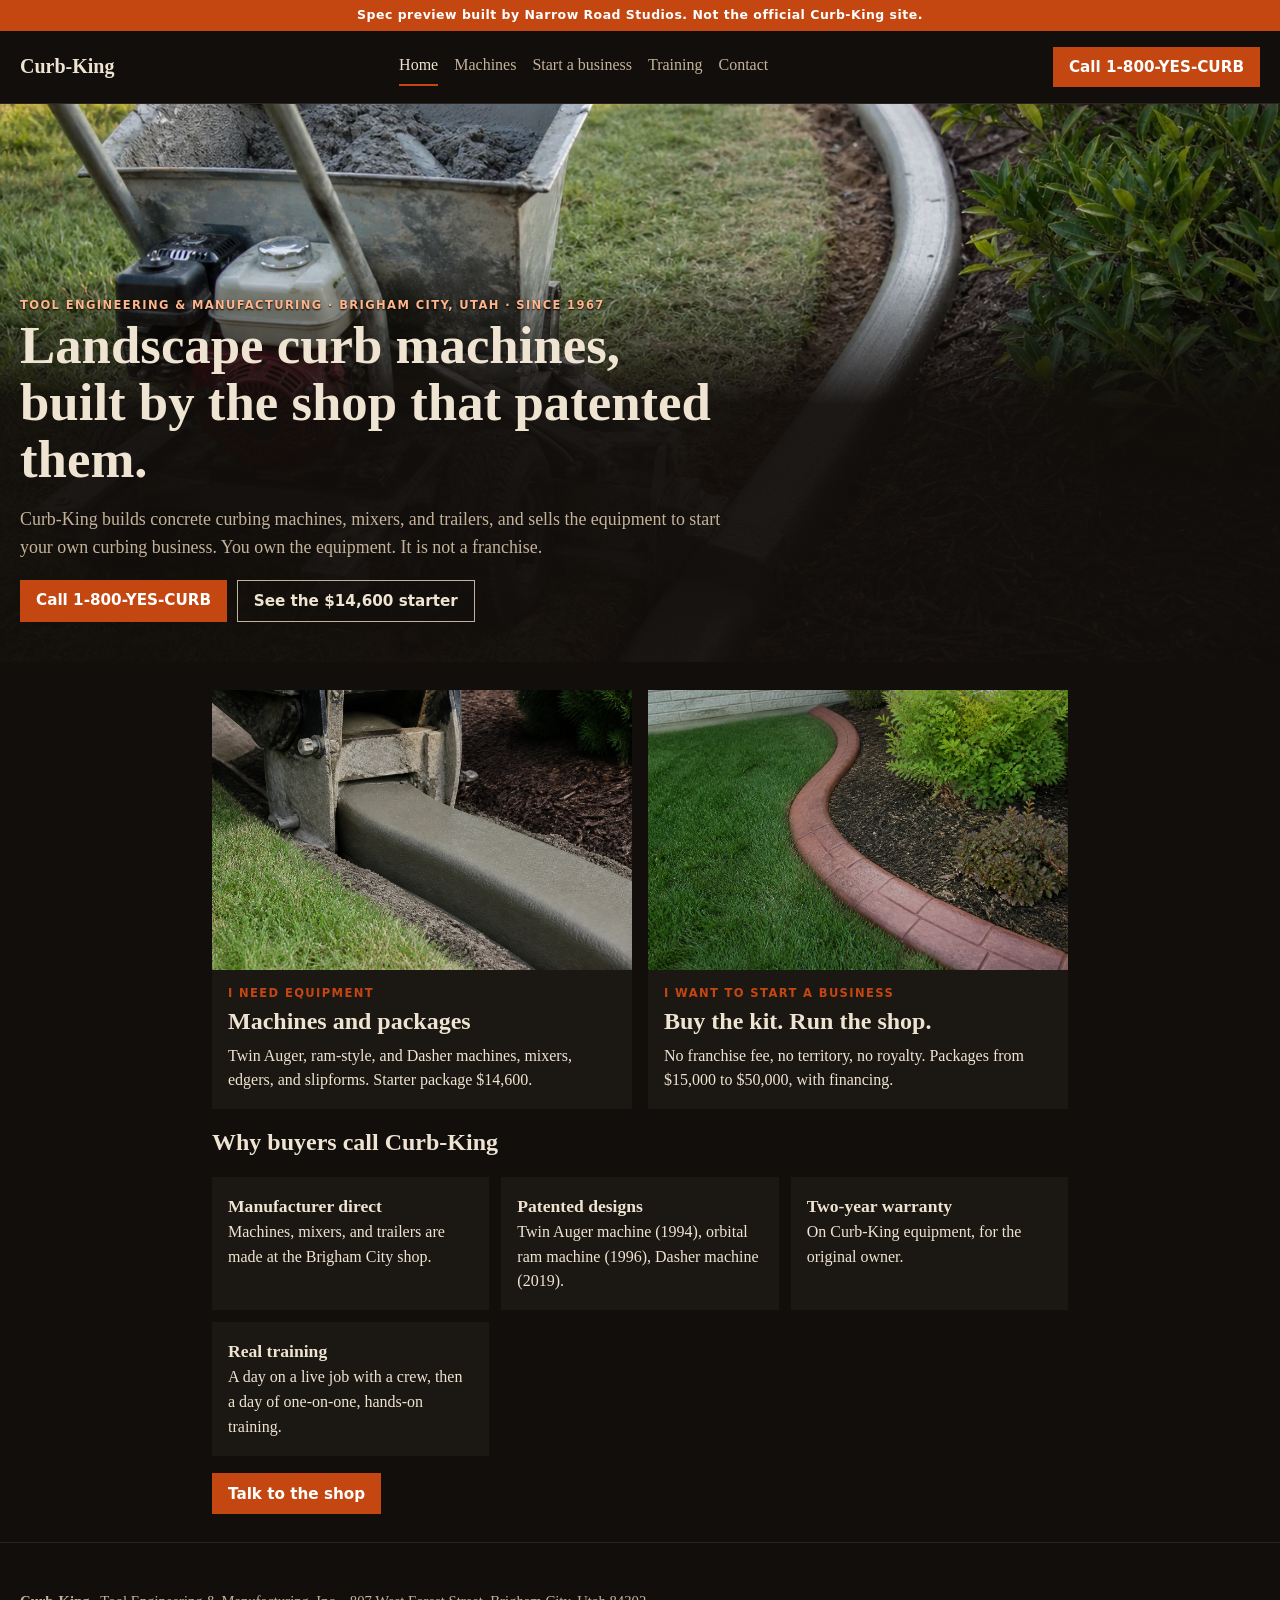
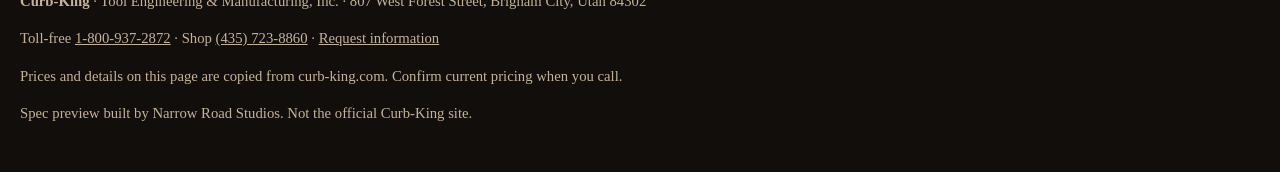
<file: index.html>
<!doctype html>
<html lang="en">
<head>
<meta charset="utf-8"/>
<meta name="viewport" content="width=device-width, initial-scale=1"/>
<title>Curb-King | Landscape curb machines from Brigham City, Utah</title>
<meta name="description" content="Curb-King builds concrete landscape curbing machines, mixers, and trailers in Brigham City, Utah. Starter package $14,600. Call 1-800-YES-CURB."/>
<link rel="stylesheet" href="/assets/site.css"/>
</head>
<body>
<p class="banner">Spec preview built by Narrow Road Studios. Not the official Curb-King site.</p>
<header>
<a class="brand" href="/">Curb-King</a>
<nav aria-label="Main"><a href="/" aria-current="page">Home</a><a href="/machines/">Machines</a><a href="/business/">Start a business</a><a href="/training/">Training</a><a href="/contact/">Contact</a></nav>
<a class="btn" href="tel:+18009372872">Call 1-800-YES-CURB</a>
</header>

<section class="hero">
<img src="/spec/hero.webp" alt="Walk-behind curb machine laying a continuous concrete landscape curb" width="1536" height="1024"/>
<div class="hero-copy">
<p class="kicker">Tool Engineering &amp; Manufacturing · Brigham City, Utah · since 1967</p>
<h1>Landscape curb machines, built by the shop that patented them.</h1>
<p class="lead">Curb-King builds concrete curbing machines, mixers, and trailers, and sells the equipment to start your own curbing business. You own the equipment. It is not a franchise.</p>
<div class="cta"><a class="btn" href="tel:+18009372872">Call 1-800-YES-CURB</a><a class="btn alt" href="/machines/#starter">See the $14,600 starter</a></div>
</div>
</section>
<main class="wrap">
<div class="grid">
<a class="card" href="/machines/">
<img src="/spec/slipform.webp" alt="Wet gray concrete coming out of a steel slipform" width="1536" height="1024" loading="lazy"/>
<p class="kicker">I need equipment</p><h2>Machines and packages</h2>
<p>Twin Auger, ram-style, and Dasher machines, mixers, edgers, and slipforms. Starter package $14,600.</p>
</a>
<a class="card" href="/business/">
<img src="/spec/finished.webp" alt="Finished stamped brick-red landscape curb between lawn and garden bed" width="1536" height="1024" loading="lazy"/>
<p class="kicker">I want to start a business</p><h2>Buy the kit. Run the shop.</h2>
<p>No franchise fee, no territory, no royalty. Packages from $15,000 to $50,000, with financing.</p>
</a>
</div>
<h2>Why buyers call Curb-King</h2>
<ul class="facts">
<li><strong>Manufacturer direct</strong>Machines, mixers, and trailers are made at the Brigham City shop.</li>
<li><strong>Patented designs</strong>Twin Auger machine (1994), orbital ram machine (1996), Dasher machine (2019).</li>
<li><strong>Two-year warranty</strong>On Curb-King equipment, for the original owner.</li>
<li><strong>Real training</strong>A day on a live job with a crew, then a day of one-on-one, hands-on training.</li>
</ul>
<div class="cta"><a class="btn" href="/contact/">Talk to the shop</a></div>
</main>
<footer>
<p><strong>Curb-King</strong> · Tool Engineering &amp; Manufacturing, Inc. · 807 West Forest Street, Brigham City, Utah 84302</p>
<p>Toll-free <a href="tel:+18009372872">1-800-937-2872</a> · Shop <a href="tel:+14357238860">(435) 723-8860</a> · <a href="https://www.curb-king.com/request.htm">Request information</a></p>
<p>Prices and details on this page are copied from curb-king.com. Confirm current pricing when you call.</p>
<p>Spec preview built by Narrow Road Studios. Not the official Curb-King site.</p>
</footer>
<div class="buy"><a href="tel:+18009372872">Call</a><a class="alt" href="/contact/">Contact</a><a class="alt" href="/machines/#starter">Starter kit</a></div>
</body>
</html>
</file>
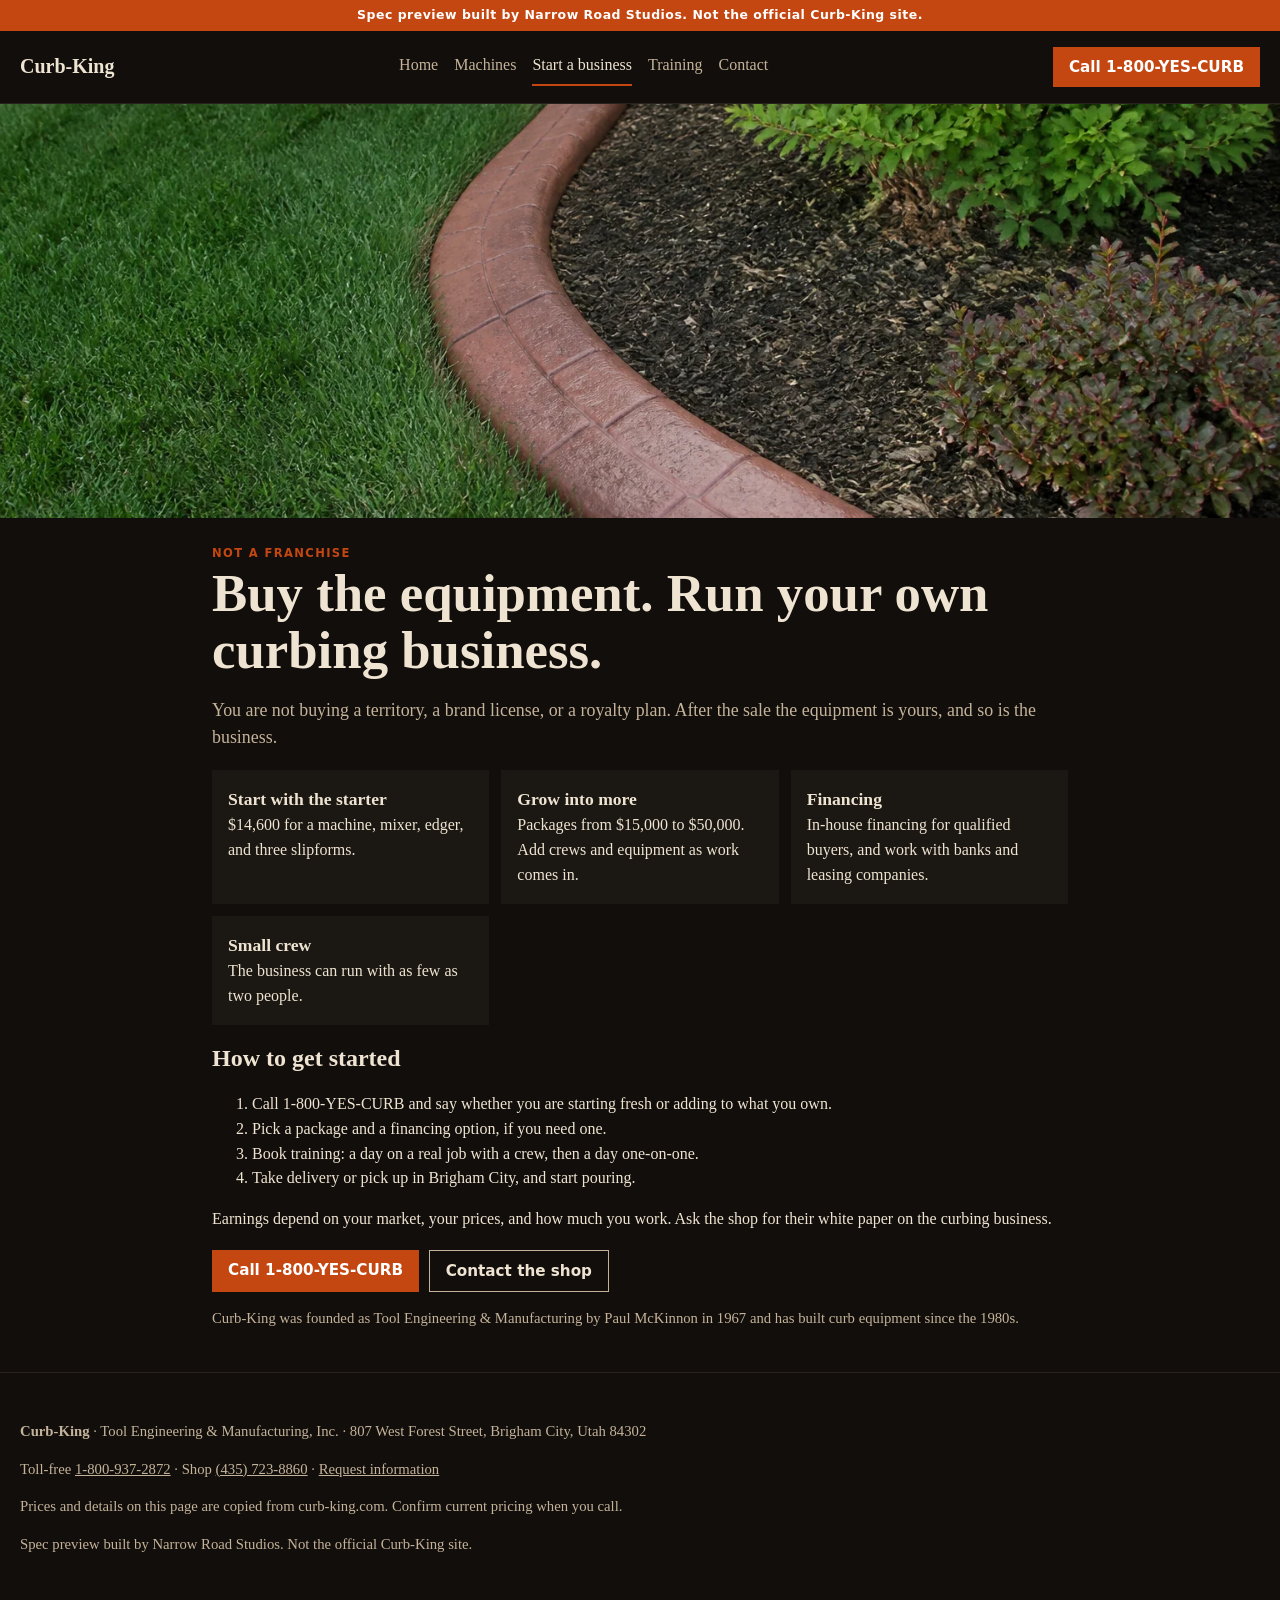
<file: business/index.html>
<!doctype html>
<html lang="en">
<head>
<meta charset="utf-8"/>
<meta name="viewport" content="width=device-width, initial-scale=1"/>
<title>Start a landscape curbing business | Curb-King equipment</title>
<meta name="description" content="Start a landscape curbing business with Curb-King equipment. Not a franchise: no fee, no royalty. Packages $15,000 to $50,000 with financing."/>
<link rel="stylesheet" href="/assets/site.css"/>
</head>
<body>
<p class="banner">Spec preview built by Narrow Road Studios. Not the official Curb-King site.</p>
<header>
<a class="brand" href="/">Curb-King</a>
<nav aria-label="Main"><a href="/">Home</a><a href="/machines/">Machines</a><a href="/business/" aria-current="page">Start a business</a><a href="/training/">Training</a><a href="/contact/">Contact</a></nav>
<a class="btn" href="tel:+18009372872">Call 1-800-YES-CURB</a>
</header>

<div class="banner-img"><img src="/spec/finished-curb.webp" alt="Finished concrete landscape curb along a garden bed" width="1536" height="1024"/></div>
<main class="wrap">
<p class="kicker">Not a franchise</p>
<h1>Buy the equipment. Run your own curbing business.</h1>
<p class="lead">You are not buying a territory, a brand license, or a royalty plan. After the sale the equipment is yours, and so is the business.</p>
<ul class="facts">
<li><strong>Start with the starter</strong>$14,600 for a machine, mixer, edger, and three slipforms.</li>
<li><strong>Grow into more</strong>Packages from $15,000 to $50,000. Add crews and equipment as work comes in.</li>
<li><strong>Financing</strong>In-house financing for qualified buyers, and work with banks and leasing companies.</li>
<li><strong>Small crew</strong>The business can run with as few as two people.</li>
</ul>
<h2>How to get started</h2>
<ol>
<li>Call 1-800-YES-CURB and say whether you are starting fresh or adding to what you own.</li>
<li>Pick a package and a financing option, if you need one.</li>
<li>Book training: a day on a real job with a crew, then a day one-on-one.</li>
<li>Take delivery or pick up in Brigham City, and start pouring.</li>
</ol>
<p>Earnings depend on your market, your prices, and how much you work. Ask the shop for their white paper on the curbing business.</p>
<div class="cta"><a class="btn" href="tel:+18009372872">Call 1-800-YES-CURB</a><a class="btn alt" href="/contact/">Contact the shop</a></div>
<p class="note">Curb-King was founded as Tool Engineering &amp; Manufacturing by Paul McKinnon in 1967 and has built curb equipment since the 1980s.</p>
</main>
<footer>
<p><strong>Curb-King</strong> · Tool Engineering &amp; Manufacturing, Inc. · 807 West Forest Street, Brigham City, Utah 84302</p>
<p>Toll-free <a href="tel:+18009372872">1-800-937-2872</a> · Shop <a href="tel:+14357238860">(435) 723-8860</a> · <a href="https://www.curb-king.com/request.htm">Request information</a></p>
<p>Prices and details on this page are copied from curb-king.com. Confirm current pricing when you call.</p>
<p>Spec preview built by Narrow Road Studios. Not the official Curb-King site.</p>
</footer>
<div class="buy"><a href="tel:+18009372872">Call</a><a class="alt" href="/contact/">Contact</a><a class="alt" href="/machines/#starter">Starter kit</a></div>
</body>
</html>
</file>
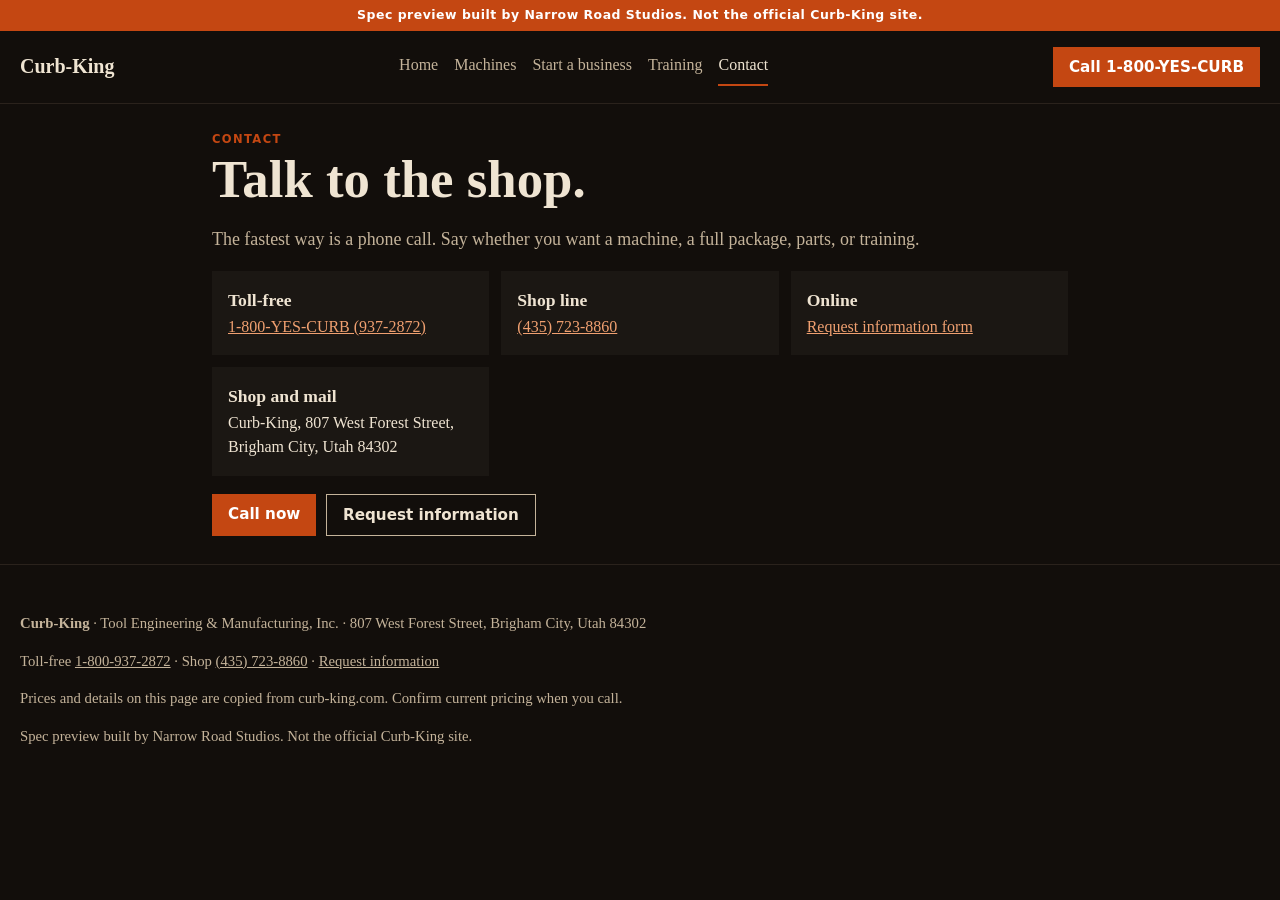
<file: contact/index.html>
<!doctype html>
<html lang="en">
<head>
<meta charset="utf-8"/>
<meta name="viewport" content="width=device-width, initial-scale=1"/>
<title>Contact Curb-King | Brigham City, Utah</title>
<meta name="description" content="Call Curb-King at 1-800-YES-CURB (937-2872), or send a request for information. 807 West Forest Street, Brigham City, Utah."/>
<link rel="stylesheet" href="/assets/site.css"/>
</head>
<body>
<p class="banner">Spec preview built by Narrow Road Studios. Not the official Curb-King site.</p>
<header>
<a class="brand" href="/">Curb-King</a>
<nav aria-label="Main"><a href="/">Home</a><a href="/machines/">Machines</a><a href="/business/">Start a business</a><a href="/training/">Training</a><a href="/contact/" aria-current="page">Contact</a></nav>
<a class="btn" href="tel:+18009372872">Call 1-800-YES-CURB</a>
</header>

<main class="wrap">
<p class="kicker">Contact</p>
<h1>Talk to the shop.</h1>
<p class="lead">The fastest way is a phone call. Say whether you want a machine, a full package, parts, or training.</p>
<ul class="facts">
<li><strong>Toll-free</strong><a href="tel:+18009372872">1-800-YES-CURB (937-2872)</a></li>
<li><strong>Shop line</strong><a href="tel:+14357238860">(435) 723-8860</a></li>
<li><strong>Online</strong><a href="https://www.curb-king.com/request.htm">Request information form</a></li>
<li><strong>Shop and mail</strong>Curb-King, 807 West Forest Street, Brigham City, Utah 84302</li>
</ul>
<div class="cta"><a class="btn" href="tel:+18009372872">Call now</a><a class="btn alt" href="https://www.curb-king.com/request.htm">Request information</a></div>
</main>
<footer>
<p><strong>Curb-King</strong> · Tool Engineering &amp; Manufacturing, Inc. · 807 West Forest Street, Brigham City, Utah 84302</p>
<p>Toll-free <a href="tel:+18009372872">1-800-937-2872</a> · Shop <a href="tel:+14357238860">(435) 723-8860</a> · <a href="https://www.curb-king.com/request.htm">Request information</a></p>
<p>Prices and details on this page are copied from curb-king.com. Confirm current pricing when you call.</p>
<p>Spec preview built by Narrow Road Studios. Not the official Curb-King site.</p>
</footer>
<div class="buy"><a href="tel:+18009372872">Call</a><a class="alt" href="/contact/">Contact</a><a class="alt" href="/machines/#starter">Starter kit</a></div>
</body>
</html>
</file>
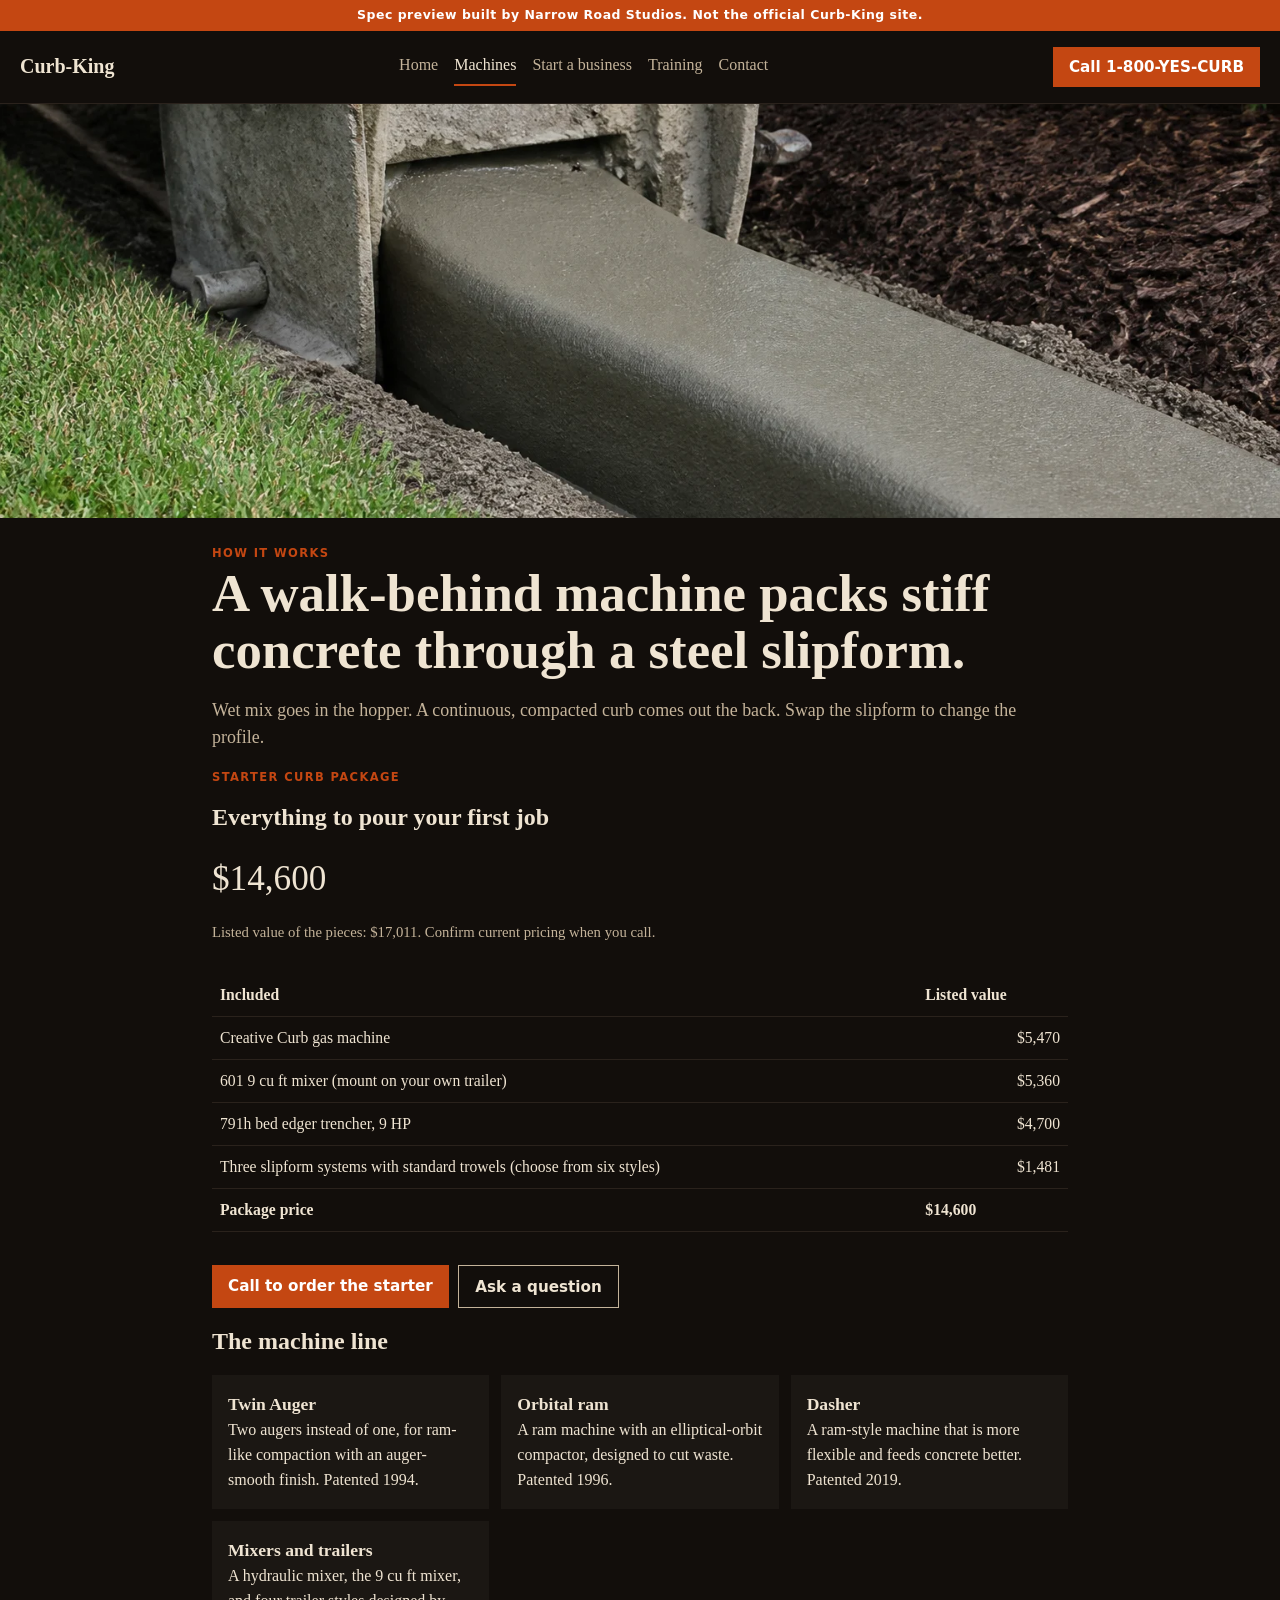
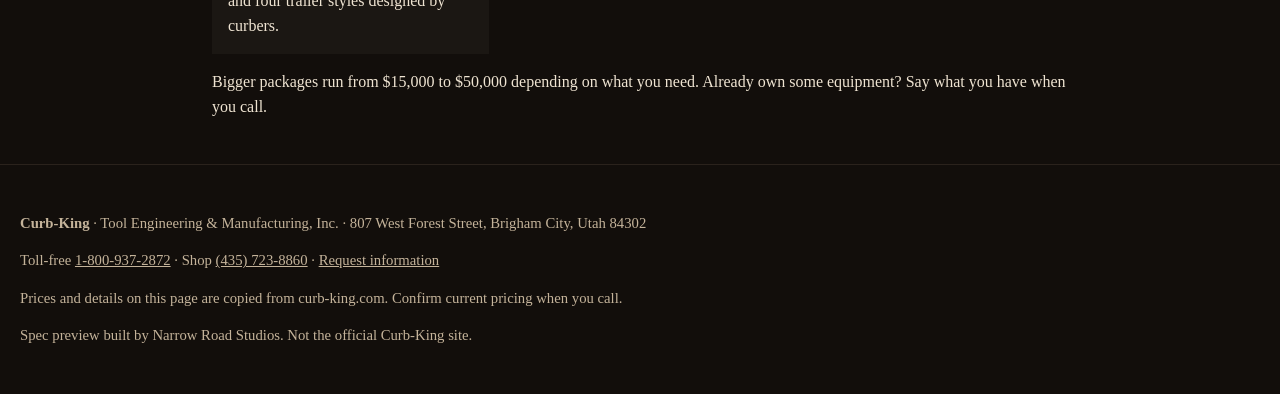
<file: machines/index.html>
<!doctype html>
<html lang="en">
<head>
<meta charset="utf-8"/>
<meta name="viewport" content="width=device-width, initial-scale=1"/>
<title>Curb machines and starter package | Curb-King</title>
<meta name="description" content="The Curb-King starter curb package: Creative Curb gas machine, 601 mixer, 791h bed edger, and three slipform systems for $14,600."/>
<link rel="stylesheet" href="/assets/site.css"/>
</head>
<body>
<p class="banner">Spec preview built by Narrow Road Studios. Not the official Curb-King site.</p>
<header>
<a class="brand" href="/">Curb-King</a>
<nav aria-label="Main"><a href="/">Home</a><a href="/machines/" aria-current="page">Machines</a><a href="/business/">Start a business</a><a href="/training/">Training</a><a href="/contact/">Contact</a></nav>
<a class="btn" href="tel:+18009372872">Call 1-800-YES-CURB</a>
</header>

<div class="banner-img"><img src="/spec/slipform-closeup.webp" alt="Close-up of a steel slipform shaping fresh concrete curb" width="1536" height="1024"/></div>
<main class="wrap">
<p class="kicker">How it works</p>
<h1>A walk-behind machine packs stiff concrete through a steel slipform.</h1>
<p class="lead">Wet mix goes in the hopper. A continuous, compacted curb comes out the back. Swap the slipform to change the profile.</p>
<section id="starter">
<p class="kicker">Starter curb package</p>
<h2>Everything to pour your first job</h2>
<p class="price">$14,600</p>
<p class="note">Listed value of the pieces: $17,011. Confirm current pricing when you call.</p>
<div class="tablewrap"><table>
<thead><tr><th>Included</th><th class="num">Listed value</th></tr></thead>
<tbody>
<tr><td>Creative Curb gas machine</td><td class="num">$5,470</td></tr>
<tr><td>601 9 cu ft mixer (mount on your own trailer)</td><td class="num">$5,360</td></tr>
<tr><td>791h bed edger trencher, 9 HP</td><td class="num">$4,700</td></tr>
<tr><td>Three slipform systems with standard trowels (choose from six styles)</td><td class="num">$1,481</td></tr>
<tr><th>Package price</th><th class="num">$14,600</th></tr>
</tbody></table></div>
<div class="cta"><a class="btn" href="tel:+18009372872">Call to order the starter</a><a class="btn alt" href="/contact/">Ask a question</a></div>
</section>
<h2>The machine line</h2>
<ul class="facts">
<li><strong>Twin Auger</strong>Two augers instead of one, for ram-like compaction with an auger-smooth finish. Patented 1994.</li>
<li><strong>Orbital ram</strong>A ram machine with an elliptical-orbit compactor, designed to cut waste. Patented 1996.</li>
<li><strong>Dasher</strong>A ram-style machine that is more flexible and feeds concrete better. Patented 2019.</li>
<li><strong>Mixers and trailers</strong>A hydraulic mixer, the 9 cu ft mixer, and four trailer styles designed by curbers.</li>
</ul>
<p>Bigger packages run from $15,000 to $50,000 depending on what you need. Already own some equipment? Say what you have when you call.</p>
</main>
<footer>
<p><strong>Curb-King</strong> · Tool Engineering &amp; Manufacturing, Inc. · 807 West Forest Street, Brigham City, Utah 84302</p>
<p>Toll-free <a href="tel:+18009372872">1-800-937-2872</a> · Shop <a href="tel:+14357238860">(435) 723-8860</a> · <a href="https://www.curb-king.com/request.htm">Request information</a></p>
<p>Prices and details on this page are copied from curb-king.com. Confirm current pricing when you call.</p>
<p>Spec preview built by Narrow Road Studios. Not the official Curb-King site.</p>
</footer>
<div class="buy"><a href="tel:+18009372872">Call</a><a class="alt" href="/contact/">Contact</a><a class="alt" href="/machines/#starter">Starter kit</a></div>
</body>
</html>
</file>
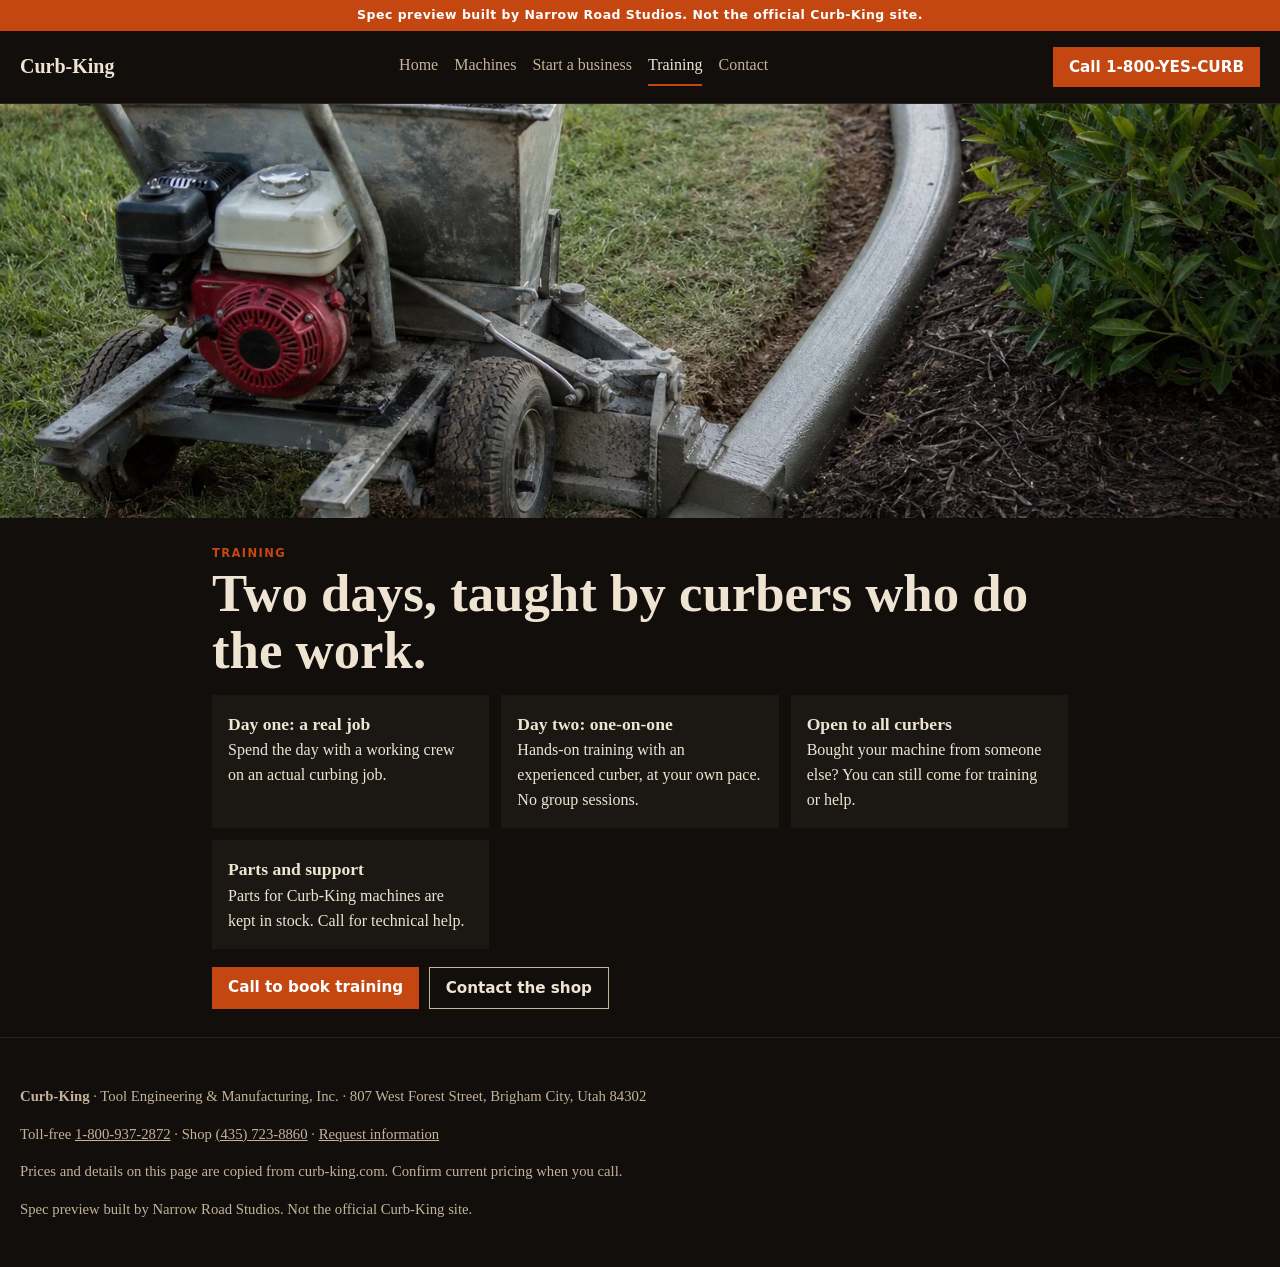
<file: training/index.html>
<!doctype html>
<html lang="en">
<head>
<meta charset="utf-8"/>
<meta name="viewport" content="width=device-width, initial-scale=1"/>
<title>Curbing training | Curb-King</title>
<meta name="description" content="Two days of curbing training from Curb-King: a day on a live job with an experienced crew, then a day of one-on-one hands-on training."/>
<link rel="stylesheet" href="/assets/site.css"/>
</head>
<body>
<p class="banner">Spec preview built by Narrow Road Studios. Not the official Curb-King site.</p>
<header>
<a class="brand" href="/">Curb-King</a>
<nav aria-label="Main"><a href="/">Home</a><a href="/machines/">Machines</a><a href="/business/">Start a business</a><a href="/training/" aria-current="page">Training</a><a href="/contact/">Contact</a></nav>
<a class="btn" href="tel:+18009372872">Call 1-800-YES-CURB</a>
</header>

<div class="banner-img"><img src="/spec/hero-laying-curb.webp" alt="Curber guiding a machine as it lays fresh concrete curb" width="1536" height="1024"/></div>
<main class="wrap">
<p class="kicker">Training</p>
<h1>Two days, taught by curbers who do the work.</h1>
<ul class="facts">
<li><strong>Day one: a real job</strong>Spend the day with a working crew on an actual curbing job.</li>
<li><strong>Day two: one-on-one</strong>Hands-on training with an experienced curber, at your own pace. No group sessions.</li>
<li><strong>Open to all curbers</strong>Bought your machine from someone else? You can still come for training or help.</li>
<li><strong>Parts and support</strong>Parts for Curb-King machines are kept in stock. Call for technical help.</li>
</ul>
<div class="cta"><a class="btn" href="tel:+18009372872">Call to book training</a><a class="btn alt" href="/contact/">Contact the shop</a></div>
</main>
<footer>
<p><strong>Curb-King</strong> · Tool Engineering &amp; Manufacturing, Inc. · 807 West Forest Street, Brigham City, Utah 84302</p>
<p>Toll-free <a href="tel:+18009372872">1-800-937-2872</a> · Shop <a href="tel:+14357238860">(435) 723-8860</a> · <a href="https://www.curb-king.com/request.htm">Request information</a></p>
<p>Prices and details on this page are copied from curb-king.com. Confirm current pricing when you call.</p>
<p>Spec preview built by Narrow Road Studios. Not the official Curb-King site.</p>
</footer>
<div class="buy"><a href="tel:+18009372872">Call</a><a class="alt" href="/contact/">Contact</a><a class="alt" href="/machines/#starter">Starter kit</a></div>
</body>
</html>
</file>
<file: assets/site.css>
:root{--bg:#120e0b;--ink:#efe4d2;--muted:#c4b39a;--accent:#c44712;--card:#1b1713;--line:#2a221c}
*{box-sizing:border-box}html{-webkit-text-size-adjust:100%}
body{margin:0;background:var(--bg);color:var(--ink);font-family:Georgia,Palatino,serif;line-height:1.55}
img{max-width:100%;height:auto}
a{color:#f0a070}
.banner{background:var(--accent);color:#fff;text-align:center;padding:.45rem 1rem;font:600 .78rem/1.3 system-ui,sans-serif;letter-spacing:.04em;margin:0}
header{display:flex;justify-content:space-between;align-items:center;padding:1rem 1.25rem;border-bottom:1px solid var(--line);flex-wrap:wrap;gap:.75rem}
.brand{color:var(--ink);text-decoration:none;font-weight:700;font-size:1.25rem}
nav{display:flex;flex-wrap:wrap;gap:.25rem 1rem}
nav a{color:var(--muted);text-decoration:none;padding:.35rem 0}
nav a[aria-current]{color:var(--ink);border-bottom:2px solid var(--accent)}
.btn{display:inline-block;text-decoration:none;padding:.7rem 1rem;color:#fff;background:var(--accent);font:600 .95rem system-ui,sans-serif;border:0}
.btn.alt{background:transparent;border:1px solid var(--muted);color:var(--ink)}
.hero{position:relative;min-height:62vh;display:grid;align-items:end}
.hero img{position:absolute;inset:0;width:100%;height:100%;object-fit:cover}
.hero-copy{position:relative;padding:2rem 1.25rem 2.5rem;max-width:44rem;background:linear-gradient(transparent,rgba(18,14,11,.92) 30%)}
.banner-img img{width:100%;max-height:46vh;object-fit:cover;display:block}
h1{font-size:clamp(1.9rem,6vw,3.3rem);line-height:1.08;margin:.3rem 0 .6rem}
h2{line-height:1.15}
.lead{color:var(--muted);font-size:1.12rem}
.kicker{text-transform:uppercase;letter-spacing:.12em;font:600 .72rem system-ui,sans-serif;color:var(--accent);margin:0}
.wrap{padding:1.75rem 1.25rem;max-width:56rem;margin:0 auto}
.cta{display:flex;flex-wrap:wrap;gap:.6rem;margin-top:1.1rem}
.grid{display:grid;gap:1rem;grid-template-columns:repeat(auto-fit,minmax(240px,1fr))}
.card{background:var(--card);color:inherit;text-decoration:none;display:block;padding-bottom:1rem}
.card img{width:100%;aspect-ratio:3/2;object-fit:cover;display:block}
.card h2,.card h3,.card p{margin:.5rem 1rem 0}
.card .kicker{margin:1rem 1rem 0}
.price{font-size:2.2rem;margin:.2rem 0}
table{border-collapse:collapse;width:100%;margin:1rem 0;font-size:.98rem}
th,td{text-align:left;padding:.55rem .5rem;border-bottom:1px solid var(--line);vertical-align:top}
td.num{text-align:right;white-space:nowrap}
.tablewrap{overflow-x:auto}
.facts{list-style:none;padding:0;display:grid;gap:.75rem;grid-template-columns:repeat(auto-fit,minmax(220px,1fr))}
.facts li{background:var(--card);padding:1rem}
.facts strong{display:block;font-size:1.1rem}
.note{color:var(--muted);font-size:.92rem}
footer{padding:2rem 1.25rem 6rem;border-top:1px solid var(--line);color:var(--muted);font-size:.92rem}
footer a{color:var(--muted)}
.buy{position:fixed;left:0;right:0;bottom:0;display:flex;gap:.5rem;padding:.6rem .75rem;background:#0d0a08;border-top:1px solid var(--line)}
.buy a{flex:1;text-align:center;text-decoration:none;padding:.75rem .5rem;color:#fff;font:600 .95rem system-ui,sans-serif;background:var(--accent)}
.buy a.alt{background:var(--line)}
@media(min-width:900px){.buy{display:none}footer{padding-bottom:2rem}}
.hero-copy{max-width:none;width:100%;background:linear-gradient(rgba(18,14,11,0),rgba(18,14,11,.94) 35%)}
.hero-copy>*{max-width:44rem}
.hero .kicker{color:#ffb489;text-shadow:0 1px 2px #000}
@media(max-width:899px){header>.btn{display:none}}
</file>
